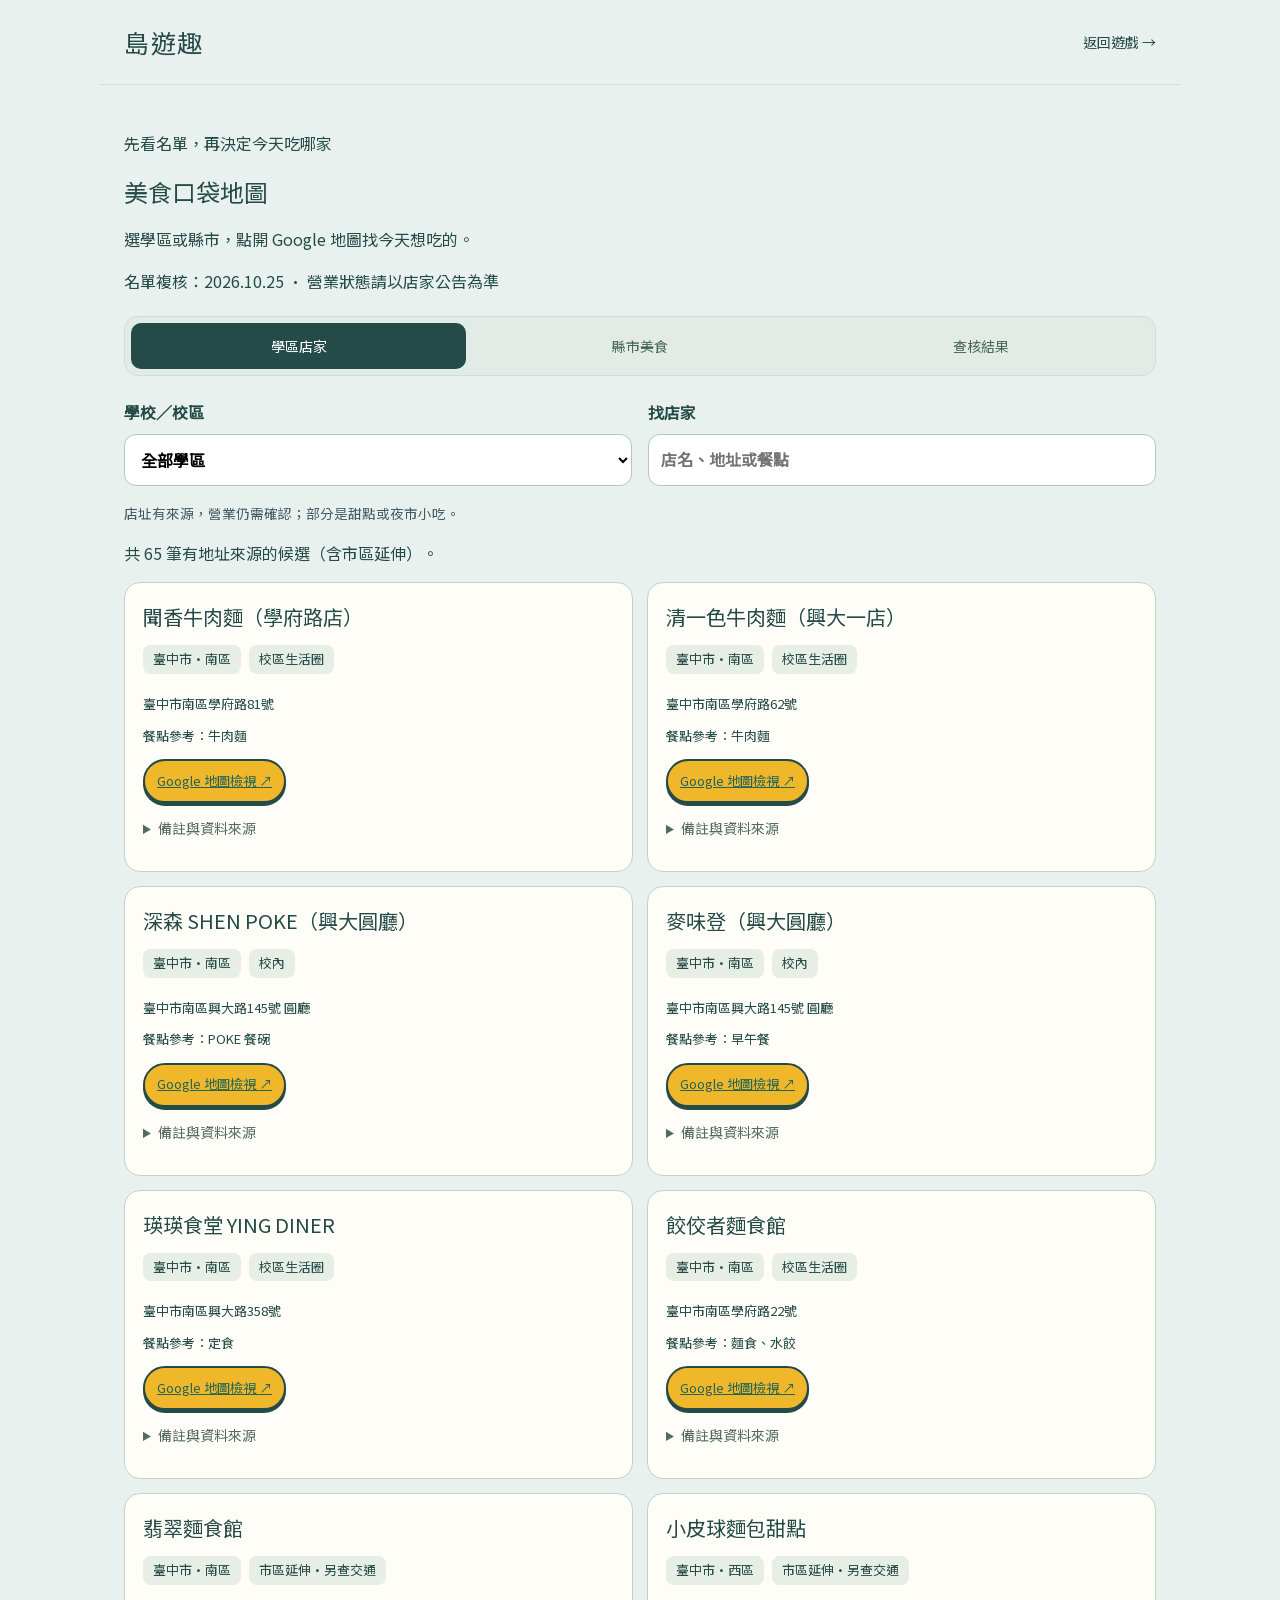
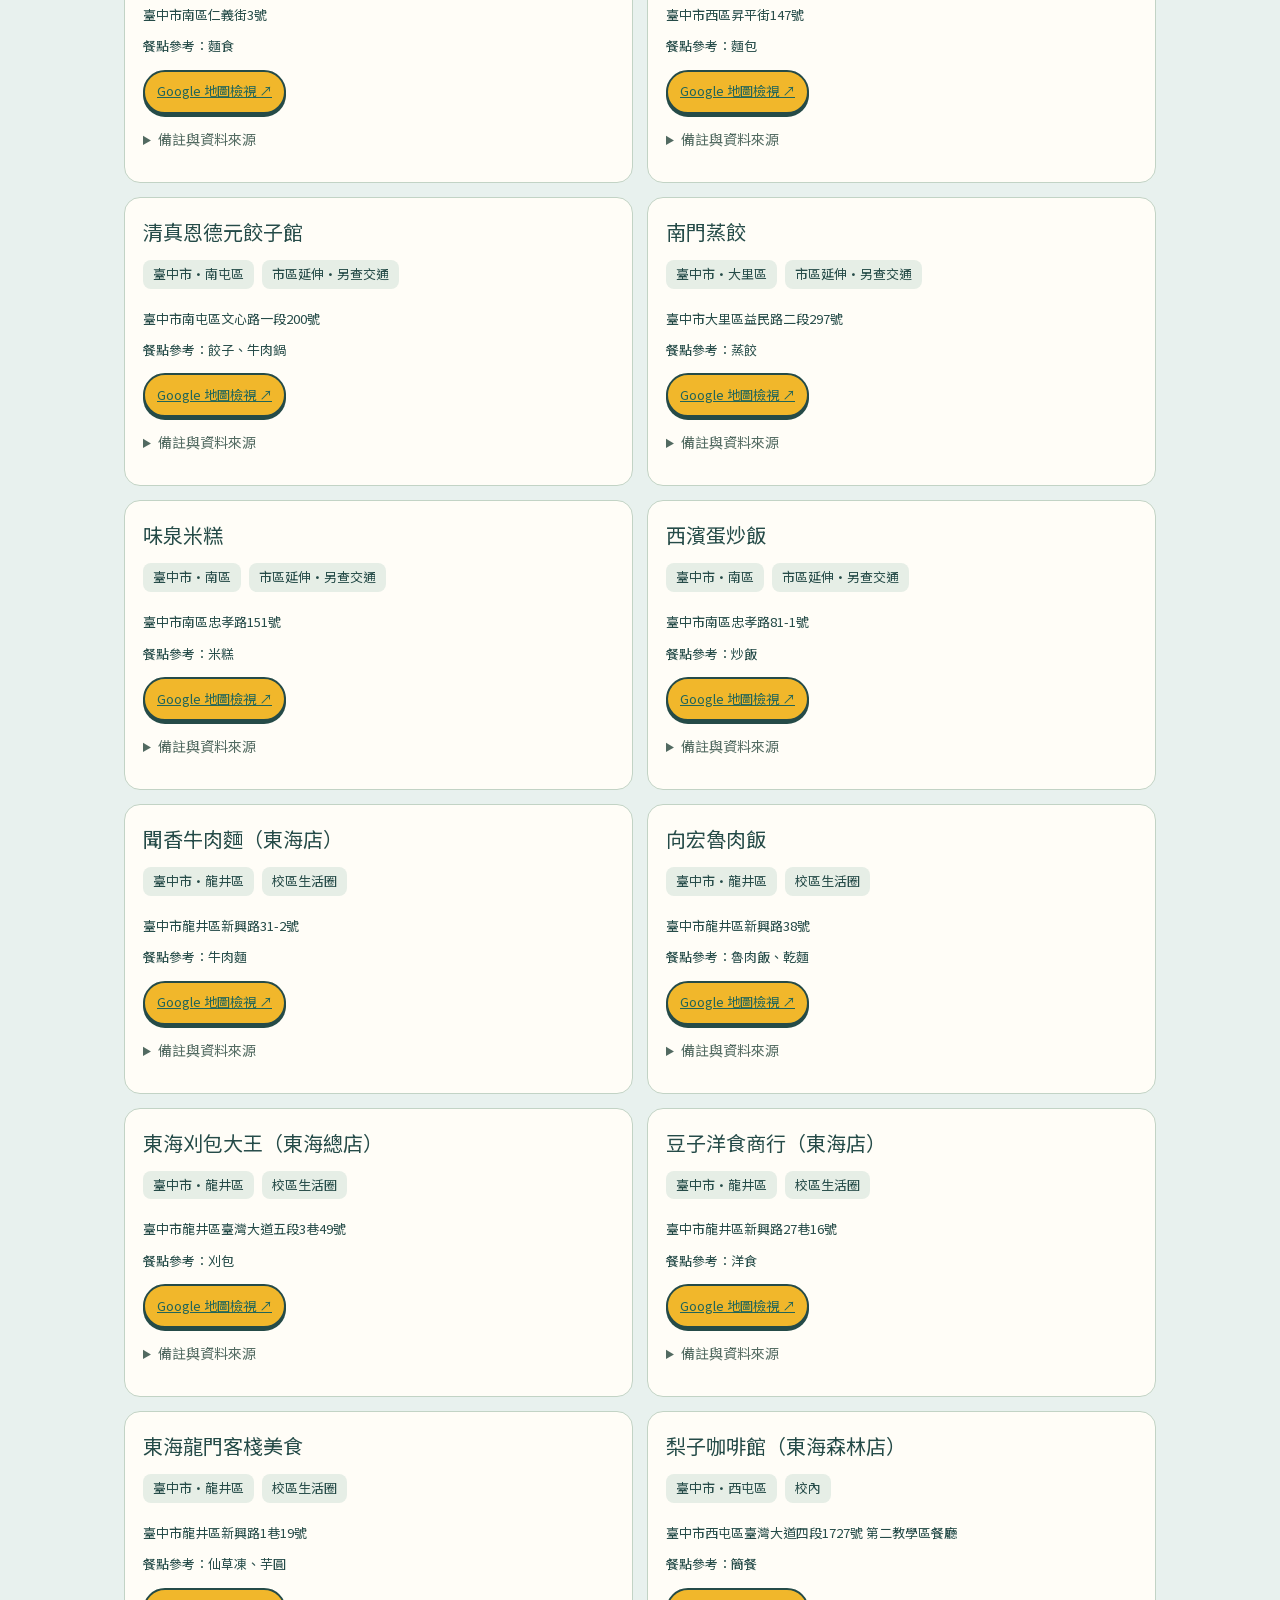
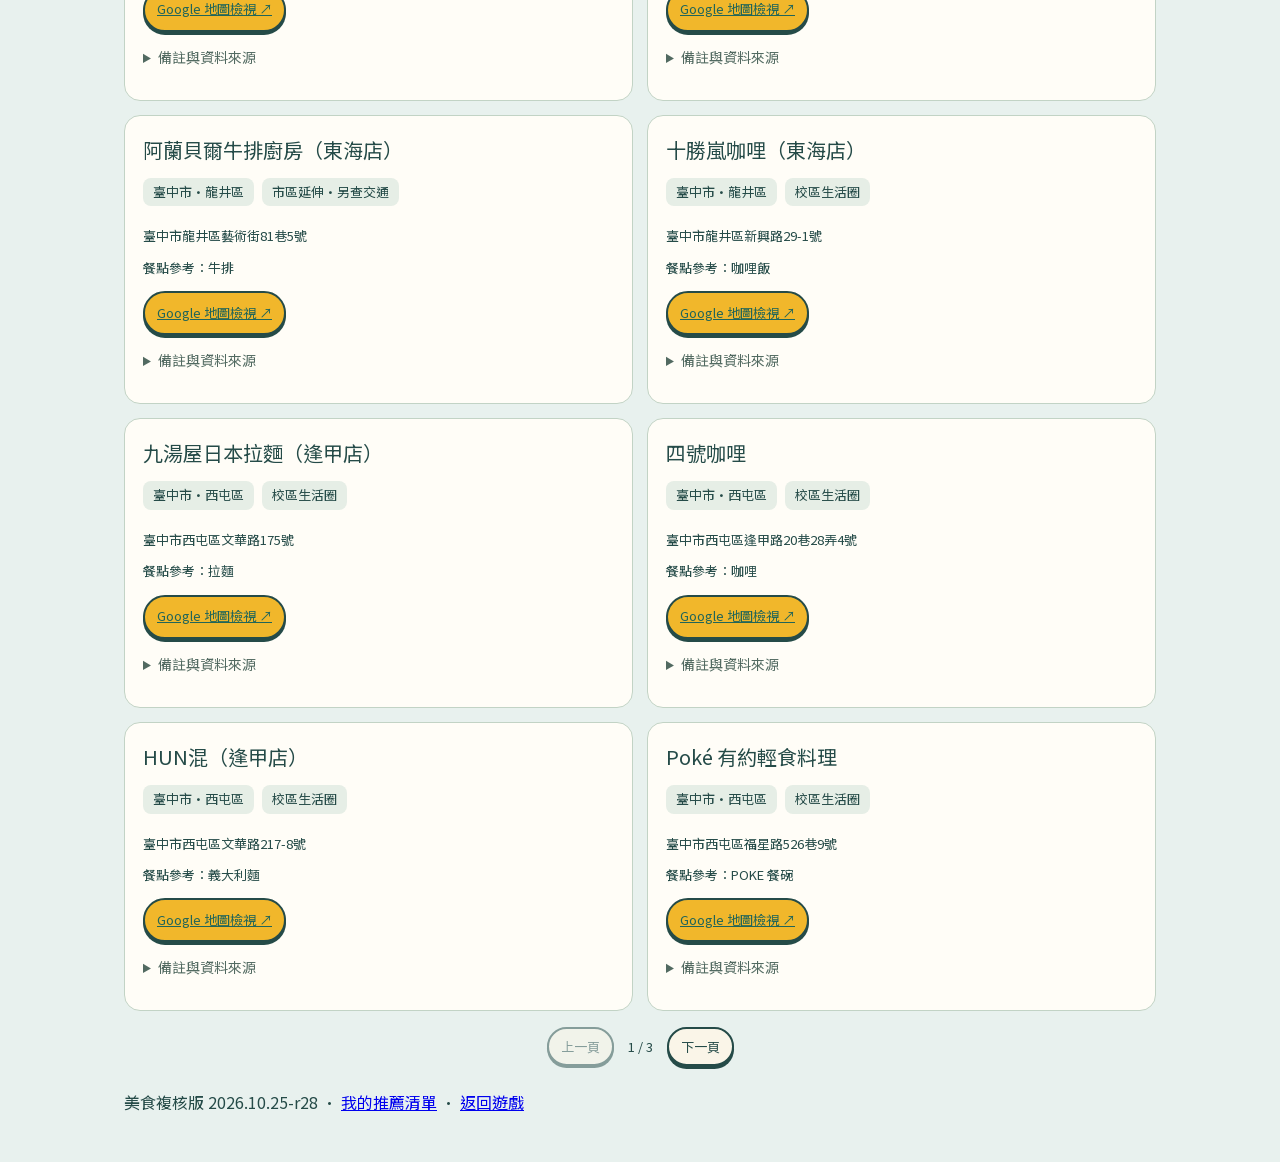
<file: food-directory.html>
<!doctype html>
<html lang="zh-Hant"><head><meta charset="utf-8"><meta name="viewport" content="width=device-width,initial-scale=1"><meta name="theme-color" content="#224f49"><title>美食名單與 Google 地圖｜島遊趣</title><link rel="stylesheet" href="style.css?v=20261025-28"><link rel="stylesheet" href="mobile.css?v=20261025-28"><link rel="stylesheet" href="recommendations.css?v=20261025-28"><link rel="stylesheet" href="food-directory.css?v=20261025-28"><script src="lunch-data.js?v=20261025-28" defer></script><script src="community-data.js?v=20261025-28" defer></script><script src="food-audit.js?v=20261025-28" defer></script><script src="food-directory.js?v=20261025-28" defer></script></head>
<body class="rec-body"><header class="rec-header"><a href="index.html" class="rec-brand">島遊趣</a><a href="index.html">返回遊戲 →</a></header><main class="rec-main">
<section class="rec-hero"><p>先看名單，再決定今天吃哪家</p><h1>美食口袋地圖</h1><p>選學區或縣市，點開 Google 地圖找今天想吃的。</p><span class="rec-privacy">名單複核：2026.10.25 · 營業狀態請以店家公告為準</span></section>
<nav class="rec-tabs food-tabs" role="tablist" aria-label="美食名單分頁"><button id="food-tab-schools" type="button" role="tab" aria-controls="food-panel-schools" aria-selected="true">學區店家</button><button id="food-tab-regions" type="button" role="tab" aria-controls="food-panel-regions" aria-selected="false" tabindex="-1">縣市美食</button><button id="food-tab-audit" type="button" role="tab" aria-controls="food-panel-audit" aria-selected="false" tabindex="-1">查核結果</button></nav>
<section id="food-panel-schools" role="tabpanel" aria-labelledby="food-tab-schools"><div class="food-filters"><label>學校／校區<select id="food-campus"><option value="">全部學區</option></select></label><label>找店家<input id="food-shop-search" type="search" placeholder="店名、地址或餐點" maxlength="80"></label></div><p class="plan-note">店址有來源，營業仍需確認；部分是甜點或夜市小吃。</p><p id="food-school-count" role="status"></p><ul id="food-school-list" class="rec-list"></ul><div class="rec-pager"><button id="food-prev" class="btn" type="button">上一頁</button><span id="food-page"></span><button id="food-next" class="btn" type="button">下一頁</button></div></section>
<section id="food-panel-regions" role="tabpanel" aria-labelledby="food-tab-regions" hidden><div class="food-filters"><label>縣市<select id="food-city"></select></label><label>名單已有的行政區<select id="food-district"><option value="">全部地區／縣市口味</option></select></label></div><p class="plan-note">整合學區店家與 22 縣市美食靈感，尚非每個行政區都有具名店家。料理種類的連結是找供應店家；沒有地址的品牌不冒充確定分店。</p><p id="food-region-count" role="status"></p><ul id="food-region-list" class="rec-list"></ul><button id="food-region-more" class="btn" type="button" hidden>顯示更多美食</button><section class="rec-box food-other"><h2>找這個行政區的小吃</h2><label for="food-other-district">鄉鎮市區（選填）</label><input id="food-other-district" maxlength="40" placeholder="例如：中西區、鹿港鎮、池上鄉"><a id="food-nearby-link" class="btn btn-primary" target="_blank" rel="noopener noreferrer">用 Google 地圖找美食 ↗</a><p class="plan-note">依上方縣市與你填的行政區搜尋；本頁不會取得你的定位。</p></section></section>
<section id="food-panel-audit" role="tabpanel" aria-labelledby="food-tab-audit" hidden><section class="rec-box"><h2>這次檢查了什麼？</h2><p id="food-audit-summary"></p><p>這是現有名單的複核，並非全臺餐廳普查。檢視店名、分店與地區後，有地址來源的才保留為學區候選；地址衝突、僅有品牌或無法識別的名稱先停用。</p><p>「待確認」不等於不存在或歇業。資料來源可能是歷史名錄；不沿用過期優惠、價錢、免費續加或營業時間。</p><p>已存的自訂清單與行程會保留。舊名單仍有問題項目時，可自行編輯，或先保存行程再恢復該校區預設。</p><a class="btn" href="data/food-audit.json" download="island-food-audit.json">下載完整查核資料</a></section><div class="food-filters"><label>查看學區<select id="food-audit-campus"><option value="">全部學區</option></select></label><label>找待確認項目<input id="food-audit-search" type="search" maxlength="80" placeholder="店名或問題原因"></label></div><p id="food-pending-count" role="status"></p><ul id="food-pending-list" class="rec-list"></ul></section>
<p id="food-load-error" role="alert" hidden>名單檔案未完整載入，請重新整理，並確認 food-audit.js 已一併上傳。</p><footer class="rec-footer"><p>美食複核版 2026.10.25-r28 · <a href="recommendations.html">我的推薦清單</a> · <a href="index.html">返回遊戲</a></p></footer></main></body></html>
</file>
<file: style.css>
/* ==========================================================
   島遊趣 style.css
   配色取自台灣旅行的日常：海、山、計程車黃、蓋章紅、夜藍墨水
   ========================================================== */

:root {
  --ink: #14304a;       /* 夜藍（文字、邊框） */
  --sea: #2b8aa0;       /* 海水 */
  --leaf: #5f8f4a;      /* 山林綠 */
  --taxi: #f1b72b;      /* 計程車黃 */
  --stamp: #c5402f;     /* 旅行印章紅 */
  --slate: #6a7f99;     /* 都會灰藍 */
  --bg: #e8f1ee;        /* 頁面底色（淡海鹽色） */
  --paper: #fbfdfc;     /* 卡片紙色 */
  --mint: #d8efe6;      /* 旅途奇遇格 */
  --mist: #e3e9f2;      /* 突發事件格 */

  --font-title: "Huninn", "Noto Sans TC", "PingFang TC", "Microsoft JhengHei", sans-serif;
  --font-body: "Noto Sans TC", "PingFang TC", "Microsoft JhengHei", system-ui, sans-serif;
}

*, *::before, *::after { box-sizing: border-box; }

html { -webkit-text-size-adjust: 100%; }

body {
  margin: 0;
  background: var(--bg);
  color: var(--ink);
  font-family: var(--font-body);
  line-height: 1.6;
}

h1, h2 { font-family: var(--font-title); font-weight: 400; margin: 0; }

:focus-visible { outline: 3px solid var(--sea); outline-offset: 3px; }

/* ---------- 頁首 ---------- */
.masthead {
  position: relative;
  height: clamp(128px, 19vw, 176px);
  overflow: hidden;
  background: #cfe6ee;
  border-bottom: 4px solid var(--ink);
}
.masthead img {
  position: absolute; inset: 0;
  width: 100%; height: 100%;
  object-fit: cover;
  object-position: 70% bottom;
}
.masthead-text {
  position: relative;
  max-width: 1080px;
  margin: 0 auto;
  padding: 14px 16px;
}
.masthead h1 {
  font-size: clamp(32px, 7vw, 52px);
  line-height: 1.1;
  letter-spacing: 0.08em;
}
.masthead p { margin: 2px 0 0; font-size: clamp(13px, 2.6vw, 16px); }

/* ---------- 版面 ---------- */
.layout {
  display: grid;
  grid-template-columns: minmax(0, 1fr);
  gap: 16px;
  max-width: 1080px;
  margin: 0 auto;
  padding: 14px 12px 8px;
}
@media (min-width: 900px) {
  .layout {
    grid-template-columns: minmax(0, 640px) 340px;
    justify-content: center;
    align-items: start;
    gap: 24px;
    padding-top: 22px;
  }
}

/* ---------- 棋盤 ---------- */
.board {
  /* container-type 讓內部可用 cqw（棋盤寬度的 1%）來縮放文字與棋子 */
  container-type: inline-size;
  position: relative;
  display: grid;
  grid-template-columns: repeat(7, minmax(0, 1fr));
  grid-template-rows: repeat(7, minmax(0, 1fr));
  gap: 4px;
  width: 100%;
  max-width: 640px;
  margin: 0 auto;
  aspect-ratio: 1;
  padding: 6px;
  background: var(--ink);
  border-radius: 18px;
}

.cell {
  position: relative;
  display: flex;
  flex-direction: column;
  align-items: center;
  justify-content: center;
  min-width: 0;
  overflow: hidden;
  background: var(--paper);
  border-radius: 6px;
  padding-top: 5px;
  text-align: center;
}
/* 景點頂端色帶：用顏色區分山、海、城市、人文 */
.cell::before {
  content: "";
  position: absolute; left: 0; right: 0; top: 0;
  height: 5px;
  background: var(--band, transparent);
}
.cell[data-theme="sea"]     { --band: var(--sea); }
.cell[data-theme="green"]   { --band: var(--leaf); }
.cell[data-theme="city"]    { --band: var(--slate); }
.cell[data-theme="culture"] { --band: var(--taxi); }

.cell[data-type="start"] { background: var(--taxi); }
.cell[data-type="chance"] { background: var(--mint); }
.cell[data-type="event"] { background: var(--mist); }

.cell-icon { font-size: clamp(15px, 5cqw, 30px); line-height: 1.15; }
.cell-name {
  font-size: clamp(9px, 2.9cqw, 14px);
  line-height: 1.15;
  font-weight: 500;
  white-space: nowrap;
}

/* 走訪過的景點蓋上紅色印章 */
.cell.visited::after {
  content: "印";
  position: absolute;
  right: 1px; top: 6px;
  width: 1.5em; height: 1.5em;
  display: grid; place-items: center;
  font-family: var(--font-title);
  font-size: clamp(8px, 2.4cqw, 13px);
  color: var(--stamp);
  border: 2px solid var(--stamp);
  border-radius: 50%;
  transform: rotate(-14deg);
  background: rgba(251, 253, 252, 0.8);
}

/* 棋盤中央 */
.center {
  grid-row: 2 / 7;
  grid-column: 2 / 7;
  position: relative;
  display: grid;
  place-items: center;
  background: #dcebe6;
  border-radius: 10px;
  overflow: hidden;
}
.center-map {
  position: absolute;
  height: 92%;
  left: 50%; top: 50%;
  transform: translate(-50%, -50%);
}
.center-content {
  position: relative;
  display: flex;
  flex-direction: column;
  align-items: center;
  gap: clamp(6px, 2.4cqw, 16px);
  padding: 0 6px;
}
.hint {
  margin: 0;
  max-width: 90%;
  min-height: 2.6em;
  text-align: center;
  font-size: clamp(11px, 2.9cqw, 15px);
  line-height: 1.3;
  font-weight: 500;
}

/* 玩家棋子 */
.token {
  position: absolute;
  z-index: 3;
  width: 6.6cqw; height: 6.6cqw;
  display: grid; place-items: center;
  font-size: 4.2cqw;
  background: var(--taxi);
  border: 2px solid var(--ink);
  border-radius: 50%;
  box-shadow: 0 2px 0 var(--ink);
  transform: translate(-50%, -50%);
  transition: left 0.28s ease, top 0.28s ease;
  pointer-events: none;
}
.token.no-anim { transition: none; }
.token.hop { animation: hop 0.3s ease; }
@keyframes hop {
  0%   { transform: translate(-50%, -50%); }
  50%  { transform: translate(-50%, -95%); }
  100% { transform: translate(-50%, -50%); }
}

/* ---------- 骰子 ---------- */
.die {
  width: clamp(50px, 15cqw, 88px);
  aspect-ratio: 1;
  display: grid;
  grid-template: repeat(3, 1fr) / repeat(3, 1fr);
  padding: 12%;
  background: #fff;
  border: 3px solid var(--ink);
  border-radius: 16px;
  box-shadow: 0 4px 0 var(--ink);
}
.pip { border-radius: 50%; background: transparent; }
.pip.on { background: var(--ink); }
.die.rolling { animation: shake 0.4s linear infinite; }
@keyframes shake {
  0%   { transform: rotate(0deg) translateY(0); }
  25%  { transform: rotate(-14deg) translateY(-5px); }
  50%  { transform: rotate(10deg) translateY(0); }
  75%  { transform: rotate(-8deg) translateY(-3px); }
  100% { transform: rotate(0deg) translateY(0); }
}

/* ---------- 按鈕 ---------- */
.btn {
  font-family: var(--font-title);
  font-size: 1.05rem;
  cursor: pointer;
  padding: 0.5em 1.6em;
  color: var(--ink);
  background: var(--paper);
  border: 3px solid var(--ink);
  border-radius: 999px;
  box-shadow: 0 4px 0 var(--ink);
  transition: transform 0.08s, box-shadow 0.08s;
}
.btn:active:not(:disabled) { transform: translateY(3px); box-shadow: 0 1px 0 var(--ink); }
.btn:disabled { opacity: 0.5; cursor: not-allowed; box-shadow: 0 2px 0 var(--ink); }
.btn-primary { background: var(--taxi); }
.btn-roll { font-size: clamp(0.95rem, 4cqw, 1.5rem); padding: 0.35em 1.4em; }

/* ---------- 側邊面板 ---------- */
.side { display: grid; gap: 14px; }

.panel {
  background: var(--paper);
  border: 3px solid var(--ink);
  border-radius: 12px;
  padding: 12px 14px 14px;
}
.panel h2 { font-size: 1.25rem; margin-bottom: 8px; }

.stats { display: grid; grid-template-columns: 1fr 1fr; gap: 0 14px; margin: 0; }
.stat {
  padding: 6px 0;
  border-top: 2px dashed var(--line, #c9d9d3);  /* 像車票的虛線 */
}
.stat.wide { grid-column: 1 / -1; border-top: 0; }
.stat dt { font-size: 0.82rem; opacity: 0.8; }
.stat dd { margin: 0; font-size: 1.15rem; font-weight: 700; }
.stat dd.bump { animation: bump 0.6s ease; transform-origin: left center; }
@keyframes bump {
  0%   { transform: scale(1); color: var(--ink); }
  35%  { transform: scale(1.18); color: var(--sea); }
  100% { transform: scale(1); color: var(--ink); }
}

.progress { margin-top: 8px; }
.progress-track {
  height: 12px;
  background: #dbe6e1;
  border: 2px solid var(--ink);
  border-radius: 999px;
  overflow: hidden;
}
.progress-fill { height: 100%; width: 0; background: var(--leaf); transition: width 0.3s ease; }
.progress-text { margin: 4px 0 0; font-size: 0.82rem; }

.log { list-style: none; margin: 0; padding: 0; font-size: 0.9rem; }
.log li { padding: 5px 0; border-top: 1px dashed #c9d9d3; }
.log li:first-child { border-top: 0; font-weight: 700; }
.log li:not(:first-child) { opacity: 0.75; }

.rules summary { cursor: pointer; font-family: var(--font-title); font-size: 1.1rem; }
.rules ul { margin: 8px 0 0; padding-left: 1.2em; font-size: 0.92rem; }

.footer { text-align: center; padding: 14px 12px 24px; font-size: 0.8rem; opacity: 0.7; }

/* ---------- 彈出卡片 ---------- */
.overlay {
  position: fixed; inset: 0; z-index: 10;
  display: flex; align-items: center; justify-content: center;
  padding: 16px;
  background: rgba(20, 48, 74, 0.6);
  overflow-y: auto;
}
.overlay[hidden] { display: none; }

.card {
  width: min(100%, 400px);
  max-height: 100%;
  overflow-y: auto;
  padding: 0 20px 20px;
  text-align: center;
  background: var(--paper);
  border: 3px solid var(--ink);
  border-radius: 16px;
  animation: pop 0.18s ease-out;
}
@keyframes pop { from { transform: scale(0.94); opacity: 0; } to { transform: scale(1); opacity: 1; } }

.card-head {
  margin: 0 -20px;
  padding: 8px 12px;
  background: var(--band, var(--slate));
  border-bottom: 3px solid var(--ink);
  border-radius: 12px 12px 0 0;
}
.card[data-theme="sea"]     { --band: var(--sea); }
.card[data-theme="green"]   { --band: var(--leaf); }
.card[data-theme="city"]    { --band: var(--slate); }
.card[data-theme="culture"] { --band: var(--taxi); }
.card[data-theme="chance"]  { --band: #7fc4a8; }
.card[data-theme="event"]   { --band: #9fb2cc; }

.tag { font-family: var(--font-title); font-size: 0.95rem; color: var(--ink); }
.card-icon { font-size: 52px; line-height: 1.2; margin-top: 12px; }
.card h2 { font-size: 1.7rem; margin: 4px 0 6px; }
.card-body { margin: 0 0 12px; font-size: 1.02rem; }

.chips { list-style: none; display: flex; flex-wrap: wrap; justify-content: center; gap: 8px; margin: 0 0 16px; padding: 0; }
.chip { padding: 3px 12px; border-radius: 8px; font-weight: 700; font-size: 0.95rem; }
.chip.good { background: #dff0d8; color: #2f5d1f; }
.chip.bad  { background: #f8dcd6; color: #8d2a1c; }
.chip.info { background: #dbe8f2; color: var(--ink); }

/* ---------- 結算 ---------- */
.result-card { width: min(100%, 440px); }
.result-grid {
  display: grid; grid-template-columns: 1fr 1fr; gap: 8px;
  margin: 8px 0 14px;
}
.result-grid div { padding: 8px; background: #eef5f2; border-radius: 8px; }
.result-grid dt { font-size: 0.82rem; opacity: 0.8; }
.result-grid dd { margin: 0; font-size: 1.4rem; font-weight: 700; }

.title-badge {
  margin: 0 0 16px;
  padding: 12px 14px;
  border: 3px dashed var(--stamp);
  border-radius: 12px;
  color: var(--stamp);
  transform: rotate(-1.5deg);
}
.badge-label { display: block; font-size: 0.82rem; }
.title-badge strong { display: block; font-family: var(--font-title); font-weight: 400; font-size: 1.8rem; line-height: 1.3; }
.title-badge p { margin: 4px 0 0; font-size: 0.92rem; color: var(--ink); }

.result-actions { display: flex; gap: 10px; justify-content: center; flex-wrap: wrap; }
.copy-status { min-height: 1.4em; margin: 10px 0 0; font-size: 0.85rem; }

/* ---------- 偏好：減少動態 ---------- */
@media (prefers-reduced-motion: reduce) {
  .die.rolling, .token.hop, .stat dd.bump, .card { animation: none; }
  .token { transition: none; }
}

/* 旅行規劃與存檔 */
.plan-note { font-size: .85rem; line-height: 1.7; color: #425965; }
.place-form label { display:block; font-size:.9rem; margin-bottom:.4rem; }
.place-input { display:flex; gap:.4rem; flex-wrap:wrap; }
.place-input input { flex:1; min-width:0; width:100%; border:1px solid #55717b; border-radius:8px; padding:.65rem; font:inherit; }
.place-input .btn { padding:.5rem .8rem; }
.itinerary { padding-left:1.5rem; max-height:20rem; overflow:auto; }
.itinerary li { padding:.6rem 0; border-bottom:1px dashed #b8c8cb; overflow-wrap:anywhere; }
.plan-links { display:flex; gap:.6rem; flex-wrap:wrap; align-items:center; margin-top:.3rem; font-size:.8rem; }
.plan-links a { color:#176579; text-underline-offset:3px; }
.plan-links button { font:inherit; background:white; border:1px solid #9aafb6; border-radius:5px; padding:.2rem .45rem; cursor:pointer; }
#plan-fallback { width:100%; box-sizing:border-box; font:inherit; }
.result-actions { flex-wrap:wrap; }
/* 決策入口與探索地圖 */
[hidden] { display:none !important; }
.explorer { max-width:1080px; margin:0 auto; padding:22px 16px; }
.ex-modes { display:grid;grid-template-columns:repeat(4,minmax(0,1fr));gap:10px; }
.ex-modes button { min-height:60px;border:2px solid var(--ink);border-radius:12px;background:var(--paper);color:var(--ink);font:inherit;font-weight:700;padding:10px;cursor:pointer; }
.ex-modes button[aria-pressed="true"] { background:var(--taxi);box-shadow:0 4px 0 var(--ink); }
.ex-heading { margin:28px 0 18px; }
.ex-heading h2 { font-size:clamp(26px,5vw,38px); }
.ex-heading p { max-width:680px; }
.ex-eyebrow { color:#296d62;font-size:.85rem;letter-spacing:.12em;font-weight:bold;margin:0 0 6px; }
.ex-controls { display:flex;gap:12px;align-items:center;flex-wrap:wrap;background:#d6e7df;border-radius:12px;padding:16px;margin-bottom:18px; }
.ex-controls details { width:100%; }
.ex-controls details label, #ex-custom-editor label {display:block;margin:12px 0 6px;}
.ex-controls select, #replace-cell { max-width:100%;padding:10px;border:2px solid var(--ink);border-radius:8px;font:inherit;background:white;color:var(--ink); }
#replace-cell { width:100%;margin-bottom:10px; }
.ex-grid { display:grid;grid-template-columns:minmax(0,1.1fr) minmax(0,1fr);gap:20px;align-items:start; }
.ex-machine { text-align:center; }
.ex-visual { width: min(100%,320px);aspect-ratio:1;margin:0 auto;display:grid;place-items:center; }
.ex-visual svg { width:100%;height:100%; }
.ex-dice { font-size:clamp(48px,8vw,90px);color:var(--ink); }
.ex-draw-actions,.ex-route-actions { display:flex;gap:10px;flex-wrap:wrap;justify-content:center; }
.ex-draw-actions .btn,.ex-route-actions .btn { font-size:.95rem;padding:.5em 1em; }
.ex-count { margin:4px 0 14px;font-weight:700; }
.ex-result { background:#e5f2e4;border:2px dashed #557e50;border-radius:12px;padding:16px;margin:18px 0 8px; }
.ex-result h3 {font-size:1.5rem;margin:3px 0 8px;overflow-wrap:anywhere;}
#ex-status { min-height:3em;line-height:1.7;overflow-wrap:anywhere; }
.ex-route { padding-left:24px;max-height:480px;overflow:auto; }
.ex-route li { padding:10px 0;border-bottom:1px dashed #b7c9c1;overflow-wrap:anywhere; }
.ex-route-links {display:flex;flex-wrap:wrap;gap:12px;font-size:.85rem;margin-top:6px;align-items:center;}
.ex-route-links button {border:1px solid #9aafb6;border-radius:5px;background:white;color:var(--ink);padding:5px 8px;font:inherit;cursor:pointer;}
.explorer a { color:#176579;text-underline-offset:3px; }
.ex-map-panel { margin-top:20px; }
.ex-candidates {list-style:none;display:grid;grid-template-columns:repeat(4,minmax(0,1fr));gap:10px;padding:0;max-height:440px;overflow:auto;}
.ex-candidates li {background:#e7eee9;border-top:4px solid var(--sea);border-radius:8px;min-height:70px;padding:12px;display:grid;align-items:center;overflow-wrap:anywhere;font-size:.95rem;}
.ex-candidates li.ex-visited {background:#f9efd1;border-color:var(--taxi);}
#ex-custom-editor {margin-top:12px;} #ex-custom-editor summary,.ex-sources summary {cursor:pointer;}
.explorer textarea {width:100%;box-sizing:border-box;border:1px solid #55717b;border-radius:8px;padding:10px;font:inherit;margin-bottom:12px;}
.ex-sources {font-size:.85rem;margin-top:20px;}
@media(max-width:700px) { .ex-modes{grid-template-columns:repeat(2,minmax(0,1fr));}.ex-grid{grid-template-columns:minmax(0,1fr);}.ex-candidates{grid-template-columns:repeat(2,minmax(0,1fr));}.explorer{padding:16px 12px;}.ex-controls .btn{font-size:.9rem;padding:.5em 1em;} }
.ex-modes { grid-template-columns:repeat(5,minmax(0,1fr)); }
.ex-lottery { margin-top:24px;max-width:760px;margin-left:auto;margin-right:auto;padding:22px; }
.ex-lottery h2 {font-size:2rem;}
.ex-lottery label {display:block;margin:14px 0 8px;}
.lottery-controls {display:flex;gap:12px;align-items:center;flex-wrap:wrap;}
.lottery-controls label {margin:0;}
#lottery-count {width:90px;max-width:100%;padding:10px;border:2px solid var(--ink);border-radius:8px;font:inherit;}
.lottery-results li {padding:12px;background:#e0efe3;border-radius:8px;margin:8px 0;overflow-wrap:anywhere;font-weight:700;}
#lottery-status {min-height:1.6em;}
@media(max-width:700px) {.ex-modes{grid-template-columns:repeat(2,minmax(0,1fr));}.ex-modes button:last-child{grid-column:1/-1;}.ex-lottery{padding:16px;}}
.ex-train-note {font-size:.85rem;line-height:1.7;background:#e1ebf0;border-left:4px solid var(--sea);padding:10px;text-align:left;white-space:pre-line;overflow-wrap:anywhere;}
.google-place-map {margin-top:22px;}
.google-map-heading {display:flex;gap:12px;align-items:center;justify-content:space-between;flex-wrap:wrap;}
.google-map-heading a {font-size:.85rem;}
#google-place-frame {display:block;border:0;border-radius:10px;width:100%;height:350px;background:#dde9e4;}
#google-place-label {font-weight:700;overflow-wrap:anywhere;}
.ex-candidates li button {padding:0;border:0;background:none;text-align:left;font:inherit;cursor:pointer;color:var(--ink);width:100%;overflow-wrap:anywhere;}
#ex-result-map button {padding:6px 12px;border:1px solid #55717b;border-radius:6px;background:white;font:inherit;cursor:pointer;color:var(--ink);}
@media(max-width:700px){#google-place-frame{height:280px;}}
.map-share-actions {display:flex;flex-wrap:wrap;gap:10px;align-items:center;margin-top:14px;}
.map-share-actions .btn {font-size:.9rem;padding:.5em 1em;}
.map-share-actions select {font:inherit;max-width:100%;padding:8px;border:1px solid var(--ink);border-radius:6px;}
#map-share-status {font-size:.9rem;min-height:1.5em;}

@font-face {font-family:"Island Trip TC";src:url("assets/island-trip-tc.ttf") format("truetype");font-style:normal;font-weight:400;font-display:swap;}

#map-area { padding-top:0; }
#map-area:has(#google-place-map[hidden]) { display:none; }

:root {--font-title:"Island Trip TC","Island Emoji","Microsoft JhengHei",sans-serif;--font-body:"Island Trip TC","Island Emoji","Microsoft JhengHei",sans-serif;}

@font-face {font-family:"Island Emoji";src:url("assets/island-emoji.ttf") format("truetype");font-style:normal;font-weight:400;font-display:swap;}
.ai-settings-grid{display:grid;grid-template-columns:2fr 1fr 1fr 1.3fr;gap:12px;margin-top:14px;}
.ai-settings-grid label{font-size:.9rem;display:grid;gap:6px;}
.ai-settings-grid input,.ai-settings-grid select{font:inherit;width:100%;min-width:0;padding:9px;border:1px solid #9aafb6;border-radius:7px;background:white;color:var(--ink);}
.ai-plan-settings summary{cursor:pointer;}
@media(max-width:700px){.ai-settings-grid{grid-template-columns:1fr 1fr;}.ai-settings-grid label:first-child{grid-column:1/-1;}}
.ai-action-row{display:flex;flex-wrap:wrap;gap:10px;margin-top:12px;}
.lottery-ai{margin-top:24px;border-top:1px dashed #b7c9c1;padding-top:16px;}
.lottery-ai h3{font-size:1.1rem;}.lottery-ai select{max-width:100%;padding:10px;border:1px solid #557970;border-radius:8px;font:inherit;background:white;color:var(--ink);}
/* 全模式使用同一組操作列；保留舊元件僅供相容事件，不再呈現分散按鈕。 */
.ex-route-actions:has(#ex-copy),.adv-share-row,.map-share-actions,.lottery-ai,#lottery-copy,#custom-copy-ai,#custom-gemini,#copy-plan,#reset-game{display:none !important;}
#unified-plan{padding-top:0;}.unified-card{border-color:#31564e;background:#faf5e8;padding:22px;}.unified-eyebrow{font-size:12px;letter-spacing:.08em;color:#426b5a;margin:0 0 5px;}.unified-card h2{font-size:28px;}.unified-options{display:flex;gap:10px;align-items:center;flex-wrap:wrap;margin:16px 0;}.unified-options label,.unified-options span{font-size:13px;}.unified-options select{font:inherit;max-width:100%;padding:9px;border:1px solid #9aaa99;border-radius:8px;background:white;color:#254b48;}.unified-buttons{display:flex;gap:12px;flex-wrap:wrap;}.unified-buttons .btn{font-size:14px;padding:.6em 1.1em;}#unified-status{font-size:13px;line-height:1.7;min-height:1.6em;}
@media(max-width:700px){.unified-card{padding:16px;}.unified-buttons{display:grid;grid-template-columns:1fr 1fr;}.unified-buttons .btn{padding:.65em .7em;font-size:12px;}}
/* 統一各模式的視覺語言，玩法與資料仍各自保留。 */
:root{--ink:#254b48;--bg:#e8f1ee;--paper:#faf5e8;}
.btn{border-width:2px;border-color:#254b48;box-shadow:0 3px 0 #254b48;color:#254b48;}
.ex-grid .panel,.ex-map-panel,.ex-lottery,.side .panel,.google-place-map{background:#faf5e8;border:1px solid #b9c9bb;border-radius:18px;}
.ex-map-panel,.ex-lottery{padding:20px;}
.ex-heading{color:#254b48;}.ex-controls{border:1px solid #c4d6ca;}.ex-candidates li{border-top-width:3px;background:#e1e9de;}
@media(max-width:700px){.ex-map-panel,.ex-lottery{padding:16px;}}
/* 分頁只顯示目前任務，保留各遊戲狀態。 */
.workspace-tabs{display:grid;grid-template-columns:repeat(4,minmax(0,1fr));gap:8px;position:sticky;top:0;z-index:10;background:#e8f1ee;padding:12px 0;margin:0 0 20px}
.workspace-tabs button{border:2px solid #254b48;border-radius:12px;padding:14px 8px;background:#faf5e8;color:#254b48;font:inherit;font-weight:700;cursor:pointer}
.workspace-tabs button[aria-selected=true]{background:#254b48;color:#fff8df;box-shadow:0 4px 0 #e8b84e}
body[data-workspace-view]:not([data-workspace-view=play]) #adventure-game,body[data-workspace-view]:not([data-workspace-view=play]) #ex-play,body[data-workspace-view]:not([data-workspace-view=play]) #ex-lottery,body[data-workspace-view]:not([data-workspace-view=play]) #classic-game{display:none!important}
.workspace-panel{margin-top:12px}.workspace-panel .explorer{width:100%;margin:0}.workspace-panel>details{background:#faf5e8;padding:24px;border:2px solid #254b48;border-radius:16px}
.adv-custom-row{display:grid;grid-template-columns:2fr 1fr 1fr 1fr auto;gap:12px;border:1px solid #b8c7bc;border-radius:12px;margin:16px 0;padding:12px}.adv-custom-row label{display:flex;flex-direction:column;gap:5px;min-width:0}.adv-custom-row input,.adv-custom-row select{width:100%;min-width:0;padding:10px;border:1px solid #a6b7ac;border-radius:8px;font:inherit;background:white}.adv-custom-row button{align-self:end}
.location-search{display:flex;gap:10px;flex-wrap:wrap}.location-search input{flex:1;min-width:140px;padding:12px;font:inherit}.location-result{display:block;width:100%;text-align:left;margin:8px 0;padding:12px}.osm-place-canvas{width:100%;height:auto;border-radius:14px}.osm-search-results:empty{display:none}
@media(max-width:650px){.workspace-tabs{gap:5px}.workspace-tabs button{font-size:13px;padding:12px 3px}.adv-custom-row{grid-template-columns:1fr 1fr}.adv-custom-row label:first-of-type{grid-column:1/-1}}

/* r14：玩法選擇與頁內操作分層。 */
.ex-modes[hidden]{display:none!important}
.mode-picker{display:flex;align-items:center;gap:14px;padding:4px 0 18px;color:#254b48}
.mode-picker label{font-size:14px;font-weight:700;white-space:nowrap}
.mode-picker select{font:inherit;font-size:16px;color:#254b48;background:#fffdf6;border:1px solid #9cb4ab;border-radius:10px;padding:10px 38px 10px 14px;max-width:100%;min-width:210px}
#workspace-context{margin-left:auto;font-size:13px;color:#628078}
.workspace-tabs{display:flex;gap:24px;position:static;padding:0;margin:0 0 22px;border-bottom:1px solid #bdcec5;background:transparent}
.workspace-tabs button{flex:0 1 auto;border:0;border-bottom:3px solid transparent;border-radius:0;padding:12px 2px;color:#688078;background:transparent;font-size:15px;font-weight:500;box-shadow:none;min-height:46px;white-space:nowrap}
.workspace-tabs button[aria-selected=true]{background:transparent;color:#254b48;border-bottom-color:#254b48;box-shadow:none;font-weight:700}
.workspace-tabs button:focus-visible,.mode-picker select:focus-visible{outline:3px solid #c99827;outline-offset:3px}
body[data-workspace-view]:not([data-workspace-view=play]) #explorer{padding-bottom:0}
.workspace-panel{margin-top:0;padding-top:0}
.plan-guide{font-size:14px;color:#58736a;line-height:1.7;margin:0 0 14px;padding:0}
#view-panel-plan .unified-card{border:1px solid #c2d0c6;border-radius:16px;padding:26px}
@media(max-width:650px){.mode-picker{gap:10px;flex-wrap:wrap;padding:0 0 12px}.mode-picker select{flex:1;min-width:0}.mode-picker label{font-size:13px}#workspace-context{display:none}.workspace-tabs{gap:0;justify-content:space-between;margin-bottom:16px}.workspace-tabs button{flex:1;font-size:13px;padding:12px 1px}.workspace-panel{padding-top:0}#view-panel-plan .unified-card{padding:18px}.plan-guide{font-size:13px}}

.shop-info{font-size:13px;line-height:1.7;color:#58736a;margin:6px 0 10px;overflow-wrap:anywhere;font-weight:400}.shop-info a{white-space:nowrap}

.ex-train-note:empty{display:none}

.pocket-overview{border-top:1px solid #bdcec5;margin-top:24px;padding:18px 0;color:#254b48;line-height:1.8}.pocket-overview summary{cursor:pointer;font-weight:700}.pocket-overview label{margin-right:12px;font-size:14px}.pocket-overview select{font:inherit;max-width:100%;padding:8px;border:1px solid #9cb4ab;border-radius:8px;margin:16px 0;background:#fffdf6}

.site-url-row{border-top:1px solid #d3dccc;margin-top:22px;padding-top:16px;display:flex;align-items:center;gap:12px;flex-wrap:wrap;font-size:14px}.site-url-row>a{overflow-wrap:anywhere;min-width:0}.site-url-row>span{font-weight:700}.site-url-row>p{flex-basis:100%;font-size:13px;margin:0}.site-url-row textarea{flex-basis:100%}.site-url-row .btn{font-size:13px;padding:8px 12px}@media(max-width:650px){.site-url-row{gap:10px}.site-url-row>a{flex-basis:100%}}

.gemini-reminder{width:min(480px,calc(100vw - 32px));box-sizing:border-box;max-height:calc(100dvh - 32px);overflow:auto;padding:24px;border:2px solid #254b48;border-radius:18px;background:#faf5e8;color:#254b48;margin:auto;font:inherit;line-height:1.8}.gemini-reminder::backdrop{background:rgba(20,47,43,.6)}.gemini-reminder h2{font-size:22px;line-height:1.5;margin:0 0 16px}.gemini-reminder-actions{display:flex;gap:12px;justify-content:flex-end;flex-wrap:wrap;margin-top:22px}.gemini-reminder-actions .btn{font-size:14px}@media(max-width:500px){.gemini-reminder{padding:20px}.gemini-reminder-actions{display:grid;grid-template-columns:1fr}.gemini-reminder-actions .btn{width:100%}}
.trip-finishbar{border-top:1px dashed #afc3b8;margin-top:20px;padding-top:16px;text-align:left}.trip-finishbar[hidden]{display:none!important}.trip-finishbar>p{font-size:14px;font-weight:700;margin:0 0 10px}.trip-finishbar>div{display:flex;gap:10px;flex-wrap:wrap}.trip-finishbar .btn{font-size:13px;padding:9px 12px}.trip-finishbar>small{display:block;color:#658076;font-size:12px;line-height:1.7;margin-top:10px}.unified-place-list{max-height:220px;overflow:auto;line-height:1.8;font-size:14px;margin:12px 0 18px;padding-left:24px;overflow-wrap:anywhere}#unified-end-status{padding:10px 12px;background:#e4eddf;border-radius:8px}@media(max-width:650px){.trip-finishbar>div{display:grid;grid-template-columns:repeat(3,minmax(0,1fr));gap:7px}.trip-finishbar .btn{padding:9px 4px;font-size:12px}}

.play-instructions{margin:0 0 20px;border:1px solid #bdcec5;border-radius:12px;background:#f7f8ef;color:#254b48}.play-instructions summary{padding:14px 16px;cursor:pointer;font-size:14px;font-weight:700}.play-instructions>div{padding:0 18px 16px;font-size:14px;line-height:1.9}.play-instructions h3{font-size:16px;margin:16px 0 8px}.play-instructions ol{padding-left:22px;margin:8px 0}.play-instructions li{margin-bottom:8px;overflow-wrap:anywhere}body[data-workspace-view]:not([data-workspace-view=play]) #play-instructions{display:none}@media(max-width:650px){.play-instructions>div{font-size:13px;padding:0 14px 14px}.play-instructions summary{font-size:13px}}

.trip-finishbar [data-trip-action=restart]{grid-column:1/-1;background:#f4d28c;min-height:44px}
</file>
<file: mobile.css>
/* r22：手機以清楚的操作區、整齊欄位和舒適字級呈現。桌面沿用原版。 */
@media (max-width:700px) {
  body {font-family:system-ui,-apple-system,"PingFang TC","Microsoft JhengHei",sans-serif;background:#eff4f1;}
  .masthead {height:112px;border-bottom:0;}
  .masthead-text {padding:16px;}
  .masthead h1 {font-size:32px;letter-spacing:.06em;}
  .masthead p {max-width:290px;font-size:12px;line-height:1.6;margin-top:6px;}
  .explorer {padding:16px;}
  #explorer {padding-top:18px;}
  .mode-picker {gap:10px;padding-bottom:14px;}
  .mode-picker label {font-size:13px;color:#537267;}
  .mode-picker select {min-height:48px;border-color:#c2d2c9;border-radius:12px;background:#fff;font-weight:600;}
  .workspace-tabs {position:sticky;top:0;z-index:9;gap:4px;padding:6px;margin:0 0 14px;border:1px solid #d6e0d9;border-radius:14px;background:#e3ece6;box-shadow:0 4px 12px #254b4808;}
  .workspace-tabs button {min-height:44px;padding:8px 2px;border:0;border-radius:10px;color:#47655b;font-size:13px;line-height:1.4;}
  .workspace-tabs button[aria-selected=true] {background:#254b48;color:#fffdf6;border:0;box-shadow:0 2px 5px #254b4818;}
  .play-instructions {margin-bottom:16px;border-color:#d5dfd5;background:transparent;border-radius:10px;}
  .play-instructions summary {padding:11px 12px;font-size:13px;min-height:44px;}
  .play-instructions>div {font-size:14px;}
  .btn {min-height:44px;border-width:1px;border-radius:12px;box-shadow:0 2px 0 #254b4828;font-family:inherit;font-size:14px;line-height:1.5;padding:10px 14px;}
  .btn:disabled {box-shadow:none;}
  input,select,textarea {font-size:16px!important;}
  select,input:not([type=checkbox]):not([type=radio]) {min-height:44px;}
  textarea {line-height:1.7;}
  .plan-note {font-size:13px;line-height:1.8;color:#566e64;}
  .adventure-game {margin-top:0;font-family:inherit;}
  .adv-hero {padding:18px;gap:14px;border-radius:18px;background:#254b48;}
  .adv-hero h2 {font-size:22px;line-height:1.45;letter-spacing:0;}
  .adv-hero p {font-size:13px;line-height:1.7;margin-top:6px;}
  .adv-hero .adv-eyebrow {font-size:9px;letter-spacing:.12em;margin:0 0 5px;}
  .adv-ticket {min-width:0;padding:10px 14px;border-radius:10px;display:grid;grid-template-columns:auto 1fr;column-gap:12px;align-items:center;background:#f4d28c;border-left-width:2px;}
  .adv-ticket>span {font-size:11px;}
  .adv-ticket strong {font-size:16px;margin:0;text-align:right;}
  .adv-ticket small {grid-column:1/-1;font-size:10px;opacity:.8;}
  .adv-city-bar {display:grid;grid-template-columns:repeat(2,minmax(0,1fr));gap:8px 12px;padding:18px 0;align-items:center;}
  .adv-city-bar label {font-size:12px;color:#587267;}
  .adv-city-bar label[for=adv-origin] {grid-column:1;grid-row:1;}
  .adv-city-bar label[for=adv-city] {grid-column:2;grid-row:1;}
  #adv-origin {grid-column:1;grid-row:2;}
  #adv-city {grid-column:2;grid-row:2;}
  .adv-city-bar select {width:100%;min-width:0;background:#fff;border-color:#c0d1c6;font-size:16px;border-radius:10px;}
  .adv-city-bar .btn {font-size:13px;padding:9px 8px;margin-top:2px;}
  #adv-restart {background:transparent;border-color:#c0d1c6;box-shadow:none;}
  #adv-save {grid-column:1/-1;font-size:12px;line-height:1.7;}
  #adv-save:empty {display:none;}
  .adv-hud {gap:6px;margin-bottom:14px;}
  .adv-hud>div {padding:10px 6px;text-align:center;border:1px solid #d7dfd3;background:#fffdf7;border-radius:12px;}
  .adv-hud span {font-size:11px;}
  .adv-hud strong {font-size:18px;line-height:1.4;white-space:nowrap;}
  .adv-stage {min-height:0;padding:16px;background:#fffdf7;border:1px solid #ccd9cd;border-radius:18px;box-shadow:0 5px 16px #254b4807;}
  .adv-stage-head {gap:8px;font-size:11px;letter-spacing:0;}
  .adv-missions {gap:5px;}
  .adv-missions span {font-size:11px;padding:4px 7px;}
  .adv-stage-art {height:84px;margin:12px -16px 16px;}
  .adv-stage-art #adv-scene-icon {font-size:48px;}
  .adv-stage h3 {font-size:21px;line-height:1.5;margin-bottom:10px;}
  .adv-stage>p {font-size:14px;line-height:1.85;min-height:0;}
  .adv-actions {gap:10px;}
  .adv-actions .btn {flex:1 1 130px;font-size:14px;border-width:1px;}
  .adv-actions>a.adv-nearby-food {flex-basis:100%;font-size:13px;min-height:44px;}
  .adv-dice-zone {margin-top:20px;padding-top:16px;}
  .adv-preferences {display:grid;grid-template-columns:repeat(3,minmax(0,1fr));gap:6px;}
  .adv-preferences button {min-height:44px;font-size:12px;padding:8px 3px;border-radius:10px;line-height:1.5;}
  .adv-roll-row {gap:12px;flex-wrap:wrap;}
  #adv-die {font-size:44px;}
  .adv-roll-row .btn {flex:1;font-size:14px;border-width:1px;}
  .adv-bag {padding:18px;border-radius:16px;background:#e2ebe2;}
  .adv-bag h3 {font-size:17px;}
  .adv-bag p,.adv-bag ol {font-size:13px;line-height:1.8;}
  .adv-bag ul li {font-size:13px;}
  .trip-finishbar {margin-top:18px;padding-top:16px;}
  .trip-finishbar>p {font-size:13px;}
  .trip-finishbar>div {display:grid;grid-template-columns:repeat(3,minmax(0,1fr));gap:7px;}
  .trip-finishbar .btn {font-size:12px;padding:10px 3px;min-height:44px;}
  .trip-finishbar>small {font-size:11px;}
  .ex-heading {margin:8px 0 18px;}
  .ex-heading h2,.ex-lottery h2 {font-size:26px;line-height:1.4;}
  .ex-heading p {font-size:14px;line-height:1.8;}
  .ex-controls {padding:14px;gap:10px;background:#e5ede5;border-color:#d1dfd2;border-radius:14px;}
  .ex-controls>label {font-size:13px;}
  .ex-controls>select {flex:1;min-width:0;}
  .ex-controls select {font-size:16px;border:1px solid #b2c6b8;border-radius:10px;}
  .ex-controls>.plan-note {flex-basis:100%;margin:0;}
  .ex-controls .btn {min-height:44px;font-size:13px;}
  .ex-grid {gap:16px;}
  .ex-grid>.panel {padding:18px 14px;background:#fffdf7;}
  .ex-grid h2 {font-size:21px;}
  .ex-visual {width:min(100%,260px);}
  .ex-draw-actions {display:grid;grid-template-columns:repeat(3,minmax(0,1fr));gap:7px;}
  .ex-draw-actions .btn {font-size:12px;padding:10px 3px;}
  #ex-status {font-size:14px;min-height:1.8em;}
  .ex-result h3 {font-size:22px;}
  .ex-map-panel,.ex-lottery {margin-top:0;border-radius:16px;}
  .workspace-panel>details {padding:16px;border-width:1px;}
  .workspace-panel .explorer {padding:0;}
  .workspace-panel h2 {font-size:23px;line-height:1.5;}
  .adv-custom-row {padding:12px;gap:10px;margin:14px 0;}
  .adv-custom-row label {font-size:13px;}
  .adv-custom-row button {grid-column:1/-1;}
  .adv-map-heading h3 {font-size:23px;margin-bottom:8px;}
  .adv-map-heading button {min-height:44px;}
  .adv-stamp-list button {min-height:44px;font-size:12px;}
  .location-search input {width:100%;min-width:0;flex-basis:100%;border:1px solid #b2c6b8;border-radius:10px;}
  .location-search .btn {flex:1;}
  #view-panel-plan .unified-card {padding:18px 16px;border-radius:16px;background:#fffdf7;}
  .unified-options {display:grid;grid-template-columns:minmax(0,1fr);gap:8px;margin:18px 0;}
  .unified-options label {font-size:12px;margin-top:6px;}
  .unified-options select {width:100%;min-width:0;background:#fff;border-color:#c2d2c9;}
  #unified-count {font-size:12px;color:#58736a;}
  .unified-buttons {gap:10px;}
  .unified-buttons .btn {font-size:13px;padding:11px 8px;}
  #unified-gemini {grid-column:1/-1;grid-row:1;min-height:48px;}
  #unified-replay {background:transparent;border-color:#bdcdc1;box-shadow:none;}
  .site-url-row {font-size:13px;}
  .gemini-reminder {font-family:inherit;}
  .footer {font-size:11px;padding:22px 16px 28px;}
}
</file>
<file: recommendations.css>
.rec-page{background:#eff4f1;font-family:system-ui,-apple-system,"PingFang TC","Microsoft JhengHei",sans-serif}.rec-header{max-width:1080px;margin:auto;padding:22px 24px;display:flex;align-items:center;justify-content:space-between;gap:16px;border-bottom:1px solid #cfddd2}.rec-header a{color:#254b48;text-decoration:none;font-size:14px}.rec-header .rec-brand{font-size:25px;letter-spacing:.06em;font-family:var(--font-title)}.rec-main{max-width:1080px;margin:auto;padding:30px 24px}.rec-intro{padding:28px;border-radius:20px;background:#254b48;color:#fffaf0}.rec-eyebrow{font-size:12px;letter-spacing:.08em;margin:0 0 8px}.rec-intro h1{font-size:34px;line-height:1.4}.rec-intro>p:not(.rec-eyebrow){font-size:15px;line-height:1.8;max-width:680px;margin:12px 0 18px}.rec-local{display:inline-block;padding:6px 10px;background:#e2ede3;color:#37594d;border-radius:8px;font-size:12px}.rec-tabs{position:sticky;top:0;z-index:3;display:grid;grid-template-columns:repeat(4,minmax(0,1fr));padding:6px;gap:6px;margin:22px 0 14px;background:#e2ebe5;border:1px solid #d1ded2;border-radius:14px}.rec-tabs button{font:inherit;min-height:46px;border:0;border-radius:10px;cursor:pointer;color:#48665b;background:transparent;font-size:14px}.rec-tabs button[aria-selected=true]{color:#fff;background:#254b48}.rec-status{font-size:14px;line-height:1.8;white-space:pre-line;overflow-wrap:anywhere}.rec-status:empty{display:none}.rec-status.is-error{padding:12px;color:#8e3227;background:#fff0e8;border-radius:10px}.rec-filter{display:grid;grid-template-columns:180px 150px 1fr;gap:12px;margin:20px 0}.rec-filter label,.rec-form-grid label{display:grid;gap:7px;font-size:13px}.rec-page input:not([type=checkbox]),.rec-page select,.rec-page textarea{font:inherit;font-size:16px;width:100%;min-width:0;border:1px solid #b6cbbd;border-radius:10px;padding:11px;background:#fff;color:#254b48}.rec-page input[type=checkbox]{width:20px;height:20px;accent-color:#254b48;flex-shrink:0}.rec-list-heading{display:flex;justify-content:space-between;align-items:center;gap:10px;flex-wrap:wrap;font-size:14px}.rec-text-btn{font:inherit;font-size:13px;border:0;color:#27675b;text-decoration:underline;text-underline-offset:4px;padding:10px 6px;cursor:pointer;background:transparent;min-height:44px}.rec-empty{text-align:center;border:1px dashed #adc4b5;padding:38px 24px;background:#fffdf7;border-radius:16px}.rec-empty h2{font-size:24px}.rec-empty p{font-size:14px;line-height:1.8}.rec-empty>a{display:block;margin-top:16px;font-size:13px}.rec-list{display:grid;grid-template-columns:1fr 1fr;gap:14px;list-style:none;padding:0;margin:16px 0}.rec-card{border:1px solid #c2d3c5;border-radius:16px;background:#fffdf7;padding:18px;min-width:0}.rec-card.is-selected{border-color:#b98a2d;box-shadow:inset 0 0 0 1px #b98a2d;background:#fff8e3}.rec-card-title{display:flex;gap:12px;align-items:start;cursor:pointer;font-size:19px;font-weight:600;line-height:1.6;overflow-wrap:anywhere}.rec-card-title input{margin-top:6px}.rec-card-meta{display:flex;gap:7px;flex-wrap:wrap;margin:12px 0;font-size:12px}.rec-card-meta span{padding:4px 8px;background:#e9eee4;border-radius:7px}.rec-card p{font-size:13px;line-height:1.8;overflow-wrap:anywhere;margin:8px 0}.rec-card-actions{display:flex;align-items:center;gap:14px;flex-wrap:wrap;margin-top:12px}.rec-card-actions a,.rec-card-actions button{font-size:13px;min-height:44px}.rec-card-actions a{display:inline-flex;align-items:center;color:#216559}.rec-card-actions .btn{padding:8px 12px}.rec-pager{display:flex;align-items:center;justify-content:center;gap:14px;margin:16px 0 24px;font-size:13px}.rec-pager .btn{font-size:13px;padding:8px 12px}.rec-selected,.rec-box{background:#fffdf7;border:1px solid #c2d3c5;border-radius:18px;padding:24px;margin:18px 0}.rec-selected h2,.rec-box h2{font-size:25px;line-height:1.5}.rec-selected>p{font-size:14px}.rec-selected ol{padding-left:24px;font-size:14px;line-height:1.9;max-height:220px;overflow:auto}.rec-action-row{display:flex;align-items:center;gap:12px;flex-wrap:wrap;margin-top:18px}.rec-page .btn{font-family:inherit;font-size:14px;padding:10px 14px;min-height:44px;line-height:1.6}.rec-action-row a.btn{display:inline-block;text-decoration:none}.rec-note,.rec-footnote{font-size:13px;line-height:1.8;color:#597166}.rec-note a{color:#27675b}.rec-form-grid{display:grid;grid-template-columns:1fr 1fr;gap:16px;margin:20px 0}.rec-wide{grid-column:1/-1}.rec-extra{border-top:1px solid #d0ddd1;padding-top:12px;margin:18px 0}.rec-extra summary{cursor:pointer;font-size:14px;min-height:44px;padding-top:8px}.rec-box>p{line-height:1.8}.rec-box hr{border:0;border-top:1px solid #d4dfd5;margin:28px 0}.rec-file-label{display:grid;gap:10px;font-size:14px;max-width:520px}.rec-import-preview{padding:18px;margin-top:20px;background:#eaf1e5;border-radius:12px}.rec-import-preview ol{font-size:14px;line-height:1.9;padding-left:22px}#rec-fallback{margin-top:18px;line-height:1.7}.rec-coupon{padding:36px}.rec-coupon>h2{max-width:600px}.site-links{max-width:1080px;margin:0 auto;padding:10px 16px;display:flex;align-items:center;gap:20px;flex-wrap:wrap}.site-links a{font-size:14px;min-height:44px;display:inline-flex;align-items:center;color:#254b48;text-decoration:none;border-bottom:2px solid transparent}.site-links a[aria-current=page]{border-bottom-color:#254b48;font-weight:700}
@media(max-width:700px){.rec-header{padding:16px}.rec-main{padding:18px 16px}.rec-intro{padding:20px}.rec-intro h1{font-size:27px}.rec-intro>p:not(.rec-eyebrow){font-size:14px}.rec-tabs{gap:3px;margin:18px 0 12px}.rec-tabs button{font-size:12px;padding:8px 2px}.rec-filter{grid-template-columns:1fr 1fr;gap:10px}.rec-search{grid-column:1/-1}.rec-list{grid-template-columns:1fr}.rec-card{padding:16px}.rec-card-title{font-size:18px}.rec-selected,.rec-box{padding:18px 16px}.rec-action-row{display:grid;grid-template-columns:1fr;gap:10px}.rec-action-row .btn{text-align:center;width:100%}.rec-form-grid{gap:14px 10px}.rec-empty{padding:26px 16px}.rec-empty h2{font-size:22px}.rec-local{font-size:11px}.rec-page .footer{padding-top:0}.site-links{padding:6px 16px;gap:16px}.site-links a{font-size:13px}.rec-pager{gap:10px}.rec-pager .btn{padding:8px}.rec-coupon{padding:22px 18px}}

.app-health{max-width:1032px;margin:12px auto;padding:18px;background:#fff0df;color:#753c25;border:1px solid #dfb27b;border-radius:12px}.app-health p{font-size:14px;line-height:1.8}.app-health .btn{font-size:14px;margin-right:12px}.app-health a{font-size:14px;color:#254b48}@media(max-width:700px){.app-health{margin:12px 16px}}
.rec-download-link{display:inline-flex;padding:10px 0;font-size:14px;color:#27675b;text-underline-offset:4px;min-height:44px}
</file>
<file: food-directory.css>
.food-tabs{grid-template-columns:repeat(3,minmax(0,1fr))}.food-tabs button{min-width:0}.food-filters{display:grid;grid-template-columns:1fr 1fr;gap:16px;margin:24px 0 16px}.food-filters label,.food-other label{display:grid;gap:8px;font-weight:700}.food-filters input,.food-filters select,.food-other input{min-width:0;width:100%;box-sizing:border-box;padding:12px;border:1px solid #b4c6bd;border-radius:12px;background:#fff;font:inherit;font-size:16px;min-height:48px}.food-other{margin-top:24px}.food-other .btn{margin-top:16px}.food-card h2{font-size:20px;margin:0 0 12px}.food-card p{overflow-wrap:anywhere}.food-card .rec-card-actions{display:flex;flex-wrap:wrap;gap:12px}.food-card .btn{display:inline-flex;align-items:center;justify-content:center;min-height:44px;box-sizing:border-box;white-space:normal}.food-tag{display:inline-block;margin:0 8px 10px 0;padding:4px 10px;background:#e6eee6;border-radius:8px;font-size:13px}.food-tag-pending{background:#fff0ce}.food-card small{display:block;margin-top:12px;line-height:1.65;color:#536a60}.food-empty{padding:24px;background:#fffaf0;border-radius:16px}.food-map-links{display:flex;flex-wrap:wrap;gap:10px}.food-map-links a{display:inline-block;padding:8px 10px;min-height:44px;box-sizing:border-box;border:1px solid #bdcfc3;border-radius:8px}.food-directory-link{display:block;margin:10px 0}.food-other{max-width:100%}@media(max-width:600px){.food-filters{grid-template-columns:1fr;gap:14px}.food-card .rec-card-actions .btn{flex:1 1 100%}.food-tabs button{padding:14px 5px;font-size:15px}.food-card h2{font-size:19px}.food-tabs{top:0}}

.food-detail{margin-top:14px;font-size:14px}.food-detail summary{cursor:pointer;color:#526a61;min-height:36px}.food-detail p{margin-top:10px}.food-detail .btn{font-size:14px}
</file>
